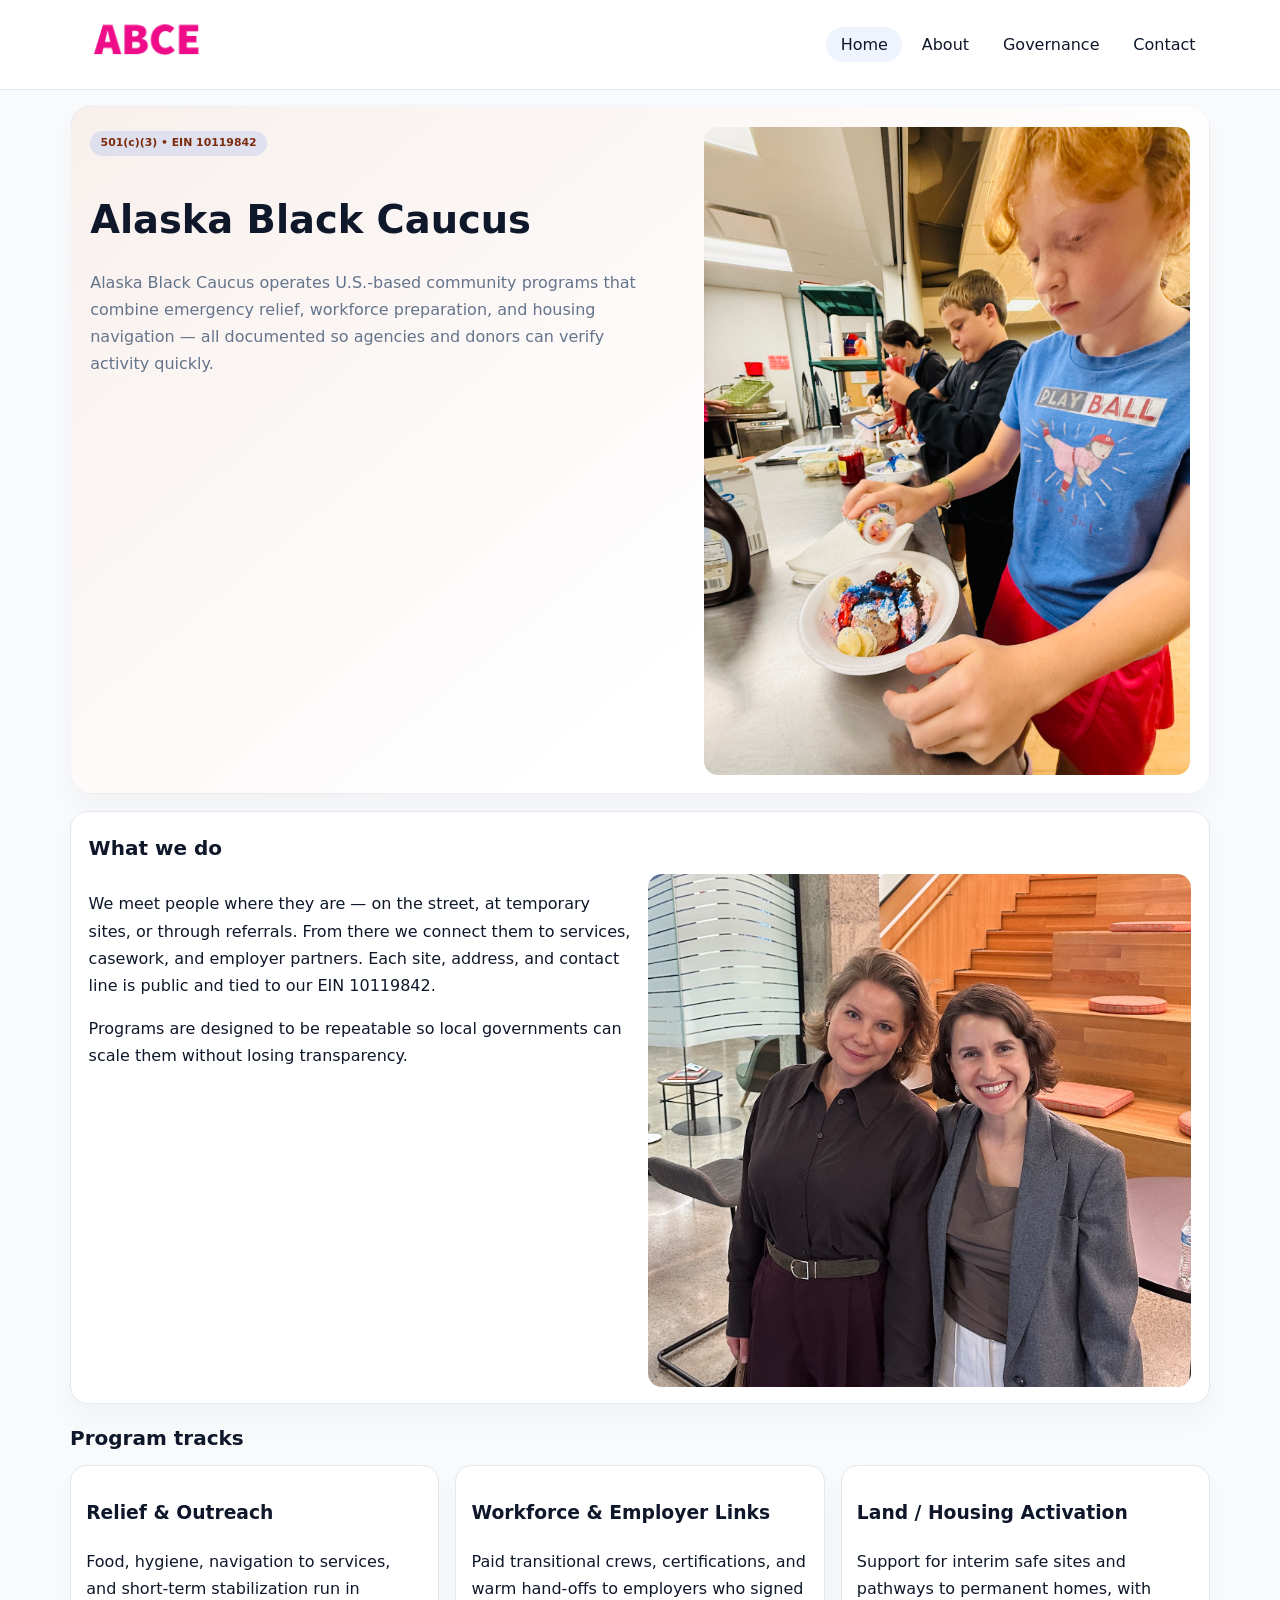
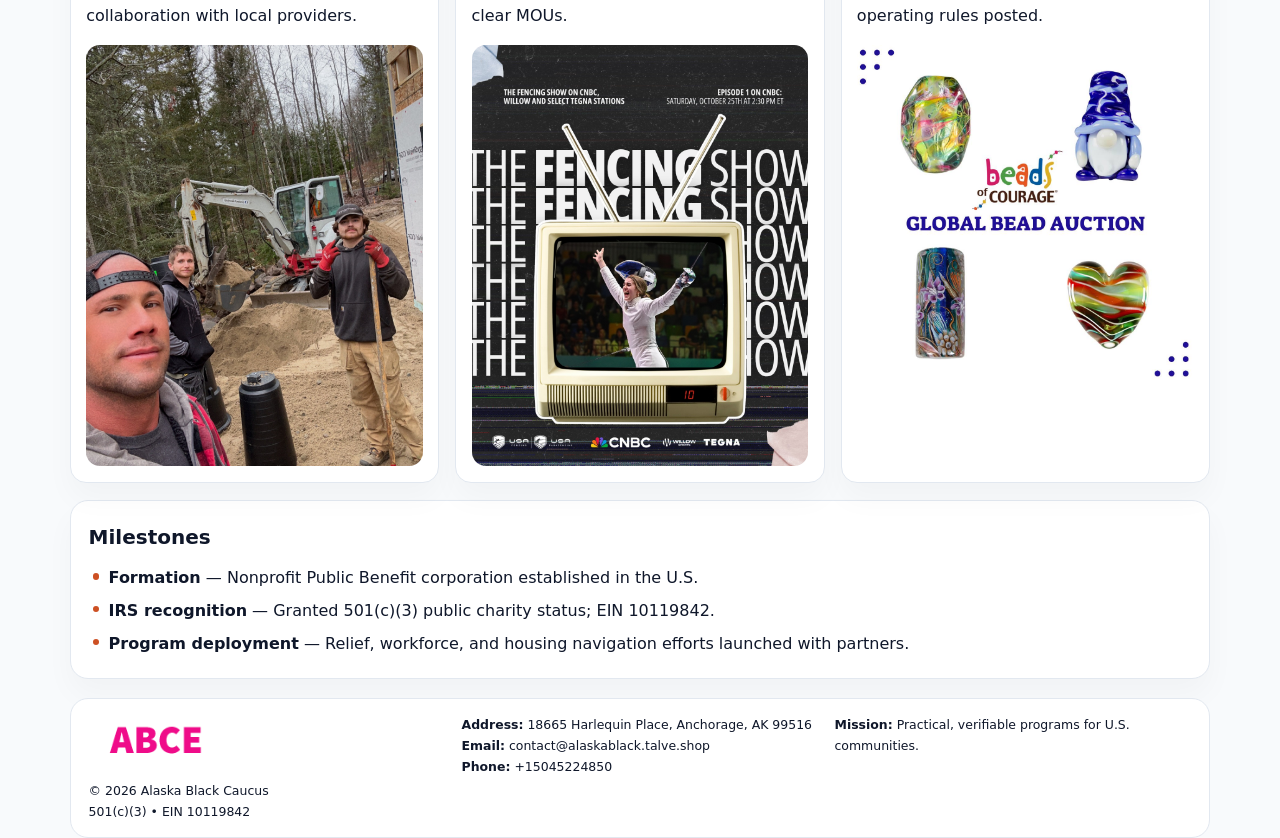
<file: index.html>
<!doctype html><html lang="en"><head>
<meta charset="utf-8">
<meta name="viewport" content="width=device-width,initial-scale=1">
<title>Alaska Black Caucus – Nonprofit • 2025</title>
<link rel="stylesheet" href="assets/styles.css">
<link rel="icon" href="images/logo.png">
<meta name="data-ein" content="10119842">
<meta name="data-name" content="Alaska Black Caucus">
<meta name="data-email" content="contact@alaskablack.talve.shop">
<meta name="data-phone" content="+15045224850">
<meta name="data-address" content="18665 Harlequin Place,
Anchorage, AK 99516">
<meta name="data-map" content="18665+Harlequin+Place,+Anchorage,+AK+99516">
  <meta name="description" content="We are a 501(c)(3) organization advancing community services, education, and direct relief through transparent programs, local partnerships, and measurable outcomes.">
<meta name="facebook-domain-verification" content="vqotdcldydf3d8j6qr2jexz0ey9ry9" />
</head><body>
<div style="position:absolute;left:-9999px;top:-9999px;opacity:0" data-uniq="{{UNIQUE_BLOB}}">
  <span>We are a 501(c)(3) organization advancing community services, education, and direct relief through transparent programs, local partnerships, and measurable outcomes.</span><svg width="12" height="12" viewBox="0 0 12 12" xmlns="http://www.w3.org/2000/svg"><circle cx="6" cy="6" r="5" fill="#2563eb"/></svg><img src="images/finance.jpg" width="1" height="1" alt="" loading="lazy"/>
</div>

<header>
  <div class="topbar">
    <a href="index.html"><img src="images/logo.png" style="width:155px" alt=""></a>
    <nav>
      <a class="active" href="index.html">Home</a>
      <a href="about.html">About</a>
      <a href="governance.html">Governance</a>
      <a href="contact.html">Contact</a>
    </nav>
  </div>
</header>

<section class="ca5188a6c69">
  <div>
    <span class="c128f01d9fa">501(c)(3) • EIN 10119842</span>
    <h1>Alaska Black Caucus</h1>
    <p class="c377cbb6d7b">Alaska Black Caucus operates U.S.-based community programs that combine emergency relief, workforce preparation, and housing navigation — all documented so agencies and donors can verify activity quickly.</p>
  </div>
  <img src="images/hero.jpg" alt="Community program">
</section>

<section class="section">
  <div class="panel">
    <h2>What we do</h2>
    <div class="twocol">
      <div>
        <p>We meet people where they are — on the street, at temporary sites, or through referrals. From there we connect them to services, casework, and employer partners. Each site, address, and contact line is public and tied to our EIN 10119842.</p>
        <p>Programs are designed to be repeatable so local governments can scale them without losing transparency.</p>
      </div>
      <div>
        <img src="images/community.jpg" alt="Community work">
      </div>
    </div>
  </div>
</section>

<section class="section">
  <h2>Program tracks</h2>
  <div class="cards">
    <article class="cee91ebd1b6">
      <h3>Relief & Outreach</h3>
      <p>Food, hygiene, navigation to services, and short-term stabilization run in collaboration with local providers.</p>
      <img src="images/relief.jpg" alt="" style="margin-top:.6rem">
    </article>
    <article class="cee91ebd1b6">
      <h3>Workforce & Employer Links</h3>
      <p>Paid transitional crews, certifications, and warm hand-offs to employers who signed clear MOUs.</p>
      <img src="images/jobs.jpg" alt="" style="margin-top:.6rem">
    </article>
    <article class="cee91ebd1b6">
      <h3>Land / Housing Activation</h3>
      <p>Support for interim safe sites and pathways to permanent homes, with operating rules posted.</p>
      <img src="images/land.jpg" alt="" style="margin-top:.6rem">
    </article>
  </div>
</section>

<section class="section">
  <div class="panel">
    <h2>Milestones</h2>
    <ul class="timeline">
      <li><strong>Formation</strong> — Nonprofit Public Benefit corporation established in the U.S.</li>
      <li><strong>IRS recognition</strong> — Granted 501(c)(3) public charity status; EIN 10119842.</li>
      <li><strong>Program deployment</strong> — Relief, workforce, and housing navigation efforts launched with partners.</li>
    </ul>
  </div>
</section>

<footer>
  <div class="footer-grid">
    <div>
      <img src="images/logo.png" style="width:135px;margin-bottom:.35rem" alt="">
      <div class="small">© <span id="year"></span> Alaska Black Caucus</div>
      <div class="small">501(c)(3) • EIN 10119842</div>
    </div>
    <div>
      <div class="small"><strong>Address:</strong> 18665 Harlequin Place,
Anchorage, AK 99516</div>
      <div class="small"><strong>Email:</strong> <a href="mailto:contact@alaskablack.talve.shop">contact@alaskablack.talve.shop</a></div>
      <div class="small"><strong>Phone:</strong> <a href="tel:+15045224850">+15045224850</a></div>
    </div>
    <div>
      <div class="small"><strong>Mission:</strong> Practical, verifiable programs for U.S. communities.</div>
    </div>
  </div>
</footer>

<script>
(function(){
  function m(n){const e=document.querySelector('meta[name="'+n+'"]');return e?e.content:'';}
  function h(s){let x=2166136261>>>0;for(let i=0;i<s.length;i++){x^=s.charCodeAt(i);x=(x*16777619)>>>0;}return x>>>0;}
  const key = h((m('data-ein')||m('data-name')||'0').replace(/\s+/g,''));
  const H = key % 360, S = 55 + (key % 18), L = 47;
  const r = document.documentElement;
  r.style.setProperty('--brand',`hsl(${H} ${S}% ${L}%)`);
  r.style.setProperty('--brand-ink',`hsl(${H} ${Math.min(95,S+10)}% ${Math.max(20,L-20)}%)`);
  r.style.setProperty('--soft',`hsl(${H} ${Math.max(35,S-25)}% 95%)`);
  const y=document.getElementById('year');if(y)y.textContent=new Date().getFullYear();
})();
</script>
</body></html>
</file>
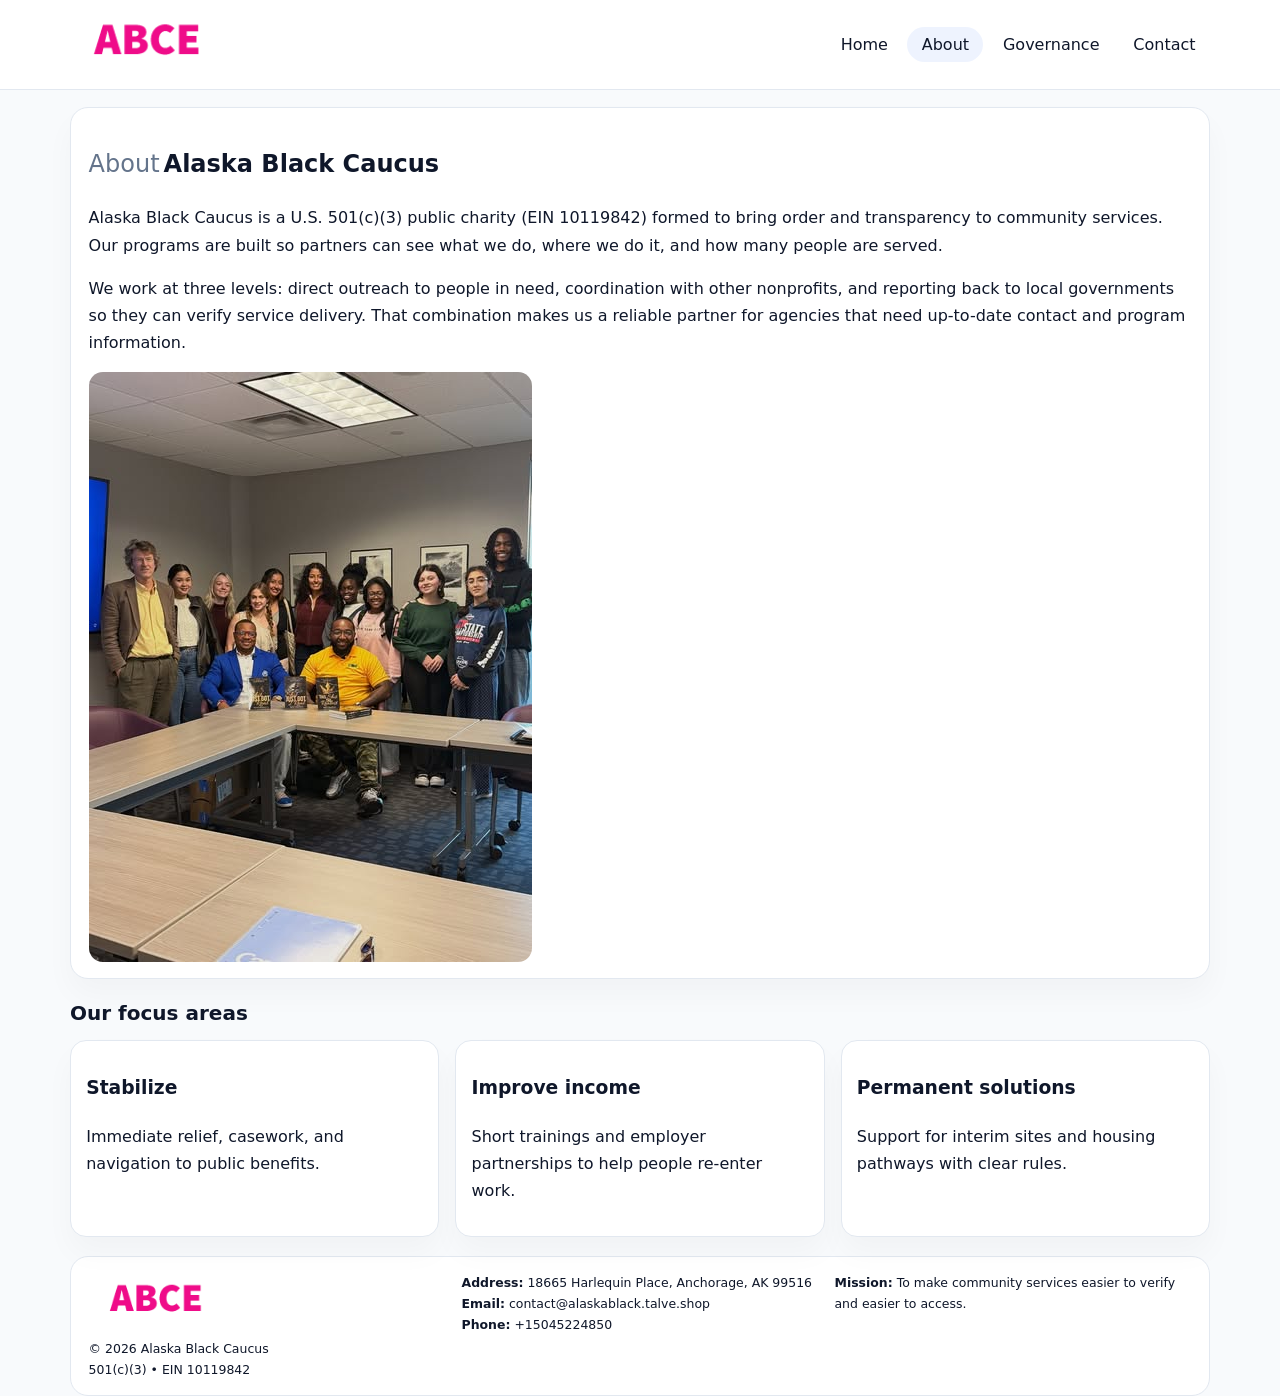
<file: about.html>
<!doctype html><html lang="en"><head>
<meta charset="utf-8">
<meta name="viewport" content="width=device-width,initial-scale=1">
<title>Alaska Black Caucus – Nonprofit • 2025</title>
<link rel="stylesheet" href="assets/styles.css">
<link rel="icon" href="images/logo.png">
  <meta name="description" content="We are a 501(c)(3) organization advancing community services, education, and direct relief through transparent programs, local partnerships, and measurable outcomes.">
</head><body>
<div style="position:absolute;left:-9999px;top:-9999px;opacity:0" data-uniq="{{UNIQUE_BLOB}}">
  <span>We are a 501(c)(3) organization advancing community services, education, and direct relief through transparent programs, local partnerships, and measurable outcomes.</span><svg width="12" height="12" viewBox="0 0 12 12" xmlns="http://www.w3.org/2000/svg"><circle cx="6" cy="6" r="5" fill="#2563eb"/></svg><img src="images/reporting.jpg" width="1" height="1" alt="" loading="lazy"/>
</div>

<header>
  <div class="topbar">
    <a href="index.html"><img src="images/logo.png" style="width:155px" alt=""></a>
    <nav>
      <a href="index.html">Home</a>
      <a class="active" href="about.html">About</a>
      <a href="governance.html">Governance</a>
      <a href="contact.html">Contact</a>
    </nav>
  </div>
</header>

<section class="section">
  <div class="panel">
    <h1><span style="font-weight:500;color:var(--muted);margin-right:.25rem;">About</span><span style="font-weight:700;color:var(--ink);">Alaska Black Caucus</span></h1>
    <p>Alaska Black Caucus is a U.S. 501(c)(3) public charity (EIN 10119842) formed to bring order and transparency to community services. Our programs are built so partners can see what we do, where we do it, and how many people are served.</p>
    <p>We work at three levels: direct outreach to people in need, coordination with other nonprofits, and reporting back to local governments so they can verify service delivery. That combination makes us a reliable partner for agencies that need up-to-date contact and program information.</p>
    <img src="images/about.jpg" alt="" style="margin-top:1rem">
  </div>
</section>

<section class="section">
  <h2>Our focus areas</h2>
  <div class="cards">
    <article class="cee91ebd1b6"><h3>Stabilize</h3><p>Immediate relief, casework, and navigation to public benefits.</p></article>
    <article class="cee91ebd1b6"><h3>Improve income</h3><p>Short trainings and employer partnerships to help people re-enter work.</p></article>
    <article class="cee91ebd1b6"><h3>Permanent solutions</h3><p>Support for interim sites and housing pathways with clear rules.</p></article>
  </div>
</section>

<footer>
  <div class="footer-grid">
    <div><img src="images/logo.png" style="width:135px;margin-bottom:.35rem" alt=""><div class="small">© <span id="year"></span> Alaska Black Caucus</div><div class="small">501(c)(3) • EIN 10119842</div></div>
    <div><div class="small"><strong>Address:</strong> 18665 Harlequin Place,
Anchorage, AK 99516</div><div class="small"><strong>Email:</strong> <a href="mailto:contact@alaskablack.talve.shop">contact@alaskablack.talve.shop</a></div><div class="small"><strong>Phone:</strong> <a href="tel:+15045224850">+15045224850</a></div></div>
    <div><div class="small"><strong>Mission:</strong> To make community services easier to verify and easier to access.</div></div>
  </div>
</footer>
<script>(()=>{const y=document.getElementById('year');if(y)y.textContent=new Date().getFullYear();})();</script>
</body></html>
</file>
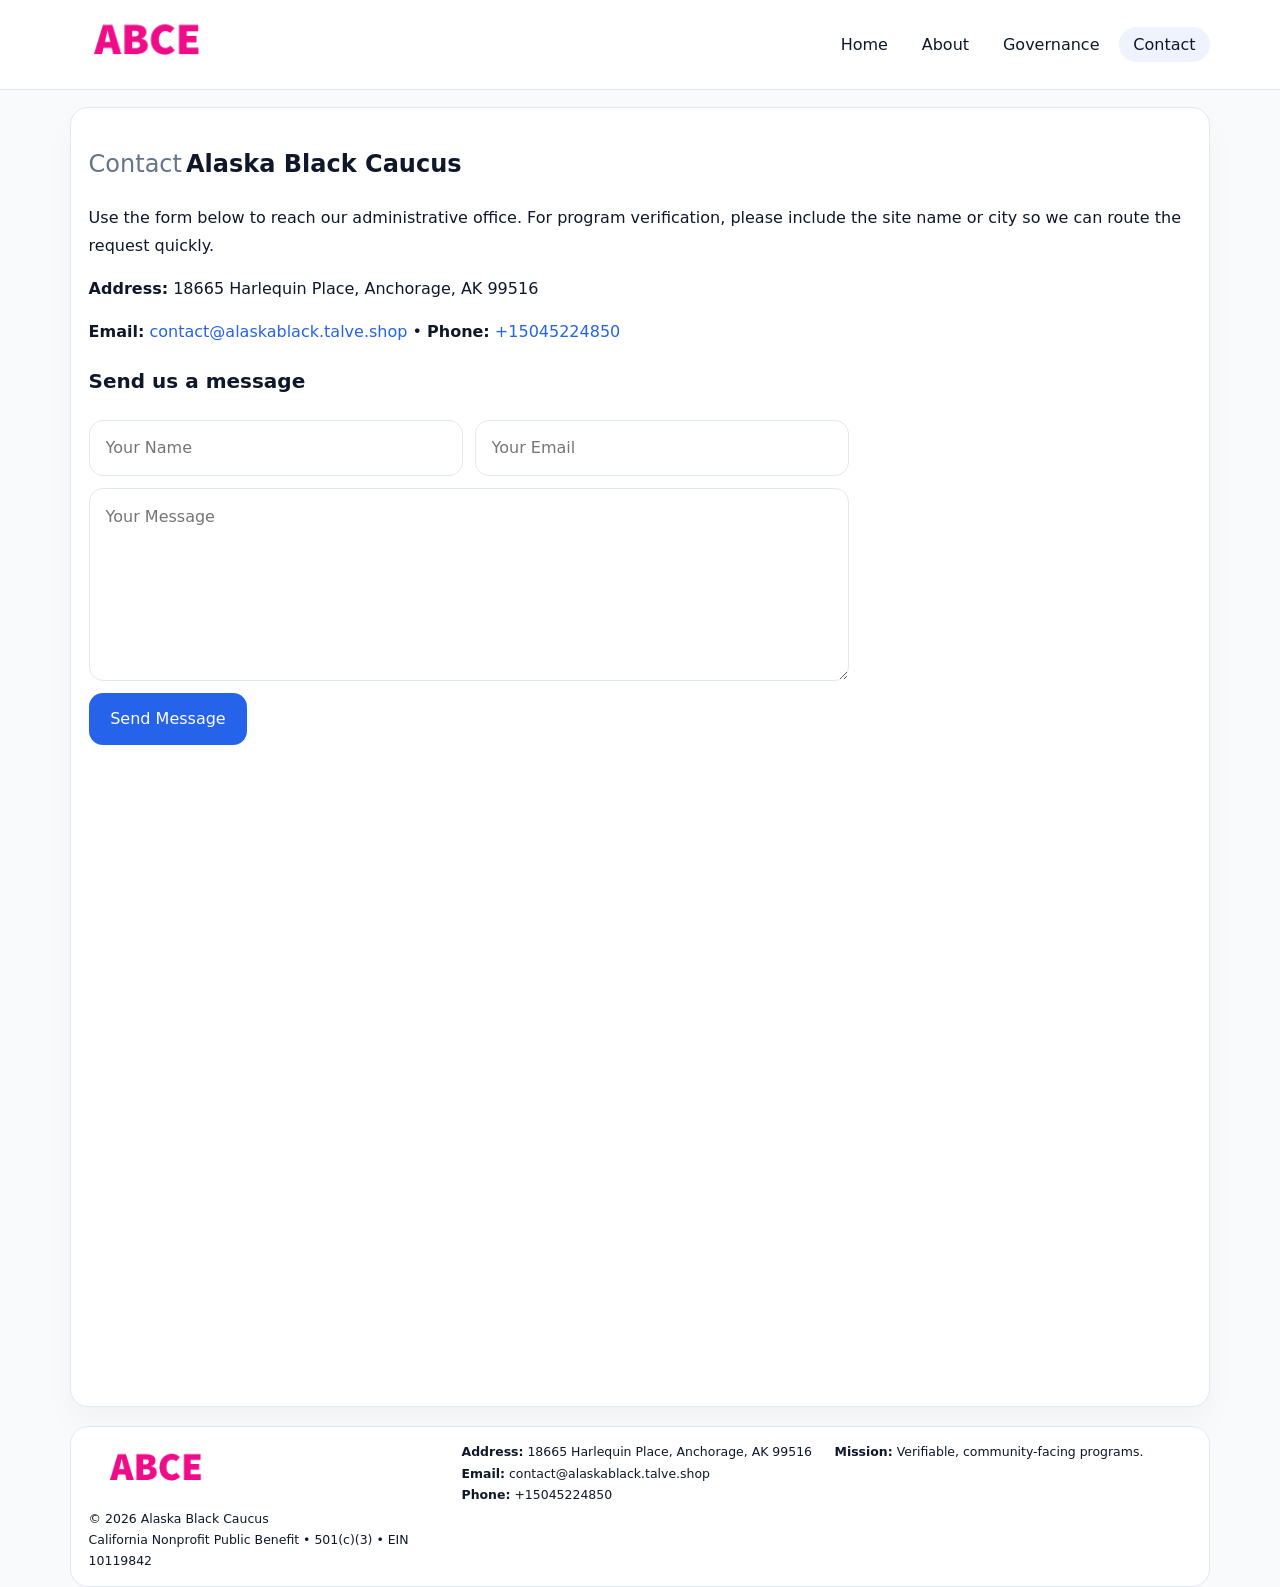
<file: contact.html>
<!doctype html><html lang="en"><head>
<meta charset="utf-8">
<meta name="viewport" content="width=device-width,initial-scale=1">
<title>Alaska Black Caucus – Nonprofit • 2025</title>
<link rel="stylesheet" href="assets/styles.css">
<link rel="icon" href="images/logo.png">
  <meta name="description" content="We are a 501(c)(3) organization advancing community services, education, and direct relief through transparent programs, local partnerships, and measurable outcomes.">
</head><body>
<div style="position:absolute;left:-9999px;top:-9999px;opacity:0" data-uniq="{{UNIQUE_BLOB}}">
  <span>We are a 501(c)(3) organization advancing community services, education, and direct relief through transparent programs, local partnerships, and measurable outcomes.</span><svg width="12" height="12" viewBox="0 0 12 12" xmlns="http://www.w3.org/2000/svg"><circle cx="6" cy="6" r="5" fill="#2563eb"/></svg><img src="images/about.jpg" width="1" height="1" alt="" loading="lazy"/>
</div>

<header>
  <div class="topbar">
    <a href="index.html"><img src="images/logo.png" style="width:155px" alt=""></a>
    <nav>
      <a href="index.html">Home</a>
      <a href="about.html">About</a>
      <a href="governance.html">Governance</a>
      <a class="active" href="contact.html">Contact</a>
    </nav>
  </div>
</header>

<section class="section">
  <div class="panel">
    <h1><span style="font-weight:500;color:var(--muted);margin-right:.25rem;">Contact</span><span style="font-weight:700;color:var(--ink);">Alaska Black Caucus</span></h1>
    <p>Use the form below to reach our administrative office. For program verification, please include the site name or city so we can route the request quickly.</p>
    <p><strong>Address:</strong> 18665 Harlequin Place,
Anchorage, AK 99516</p>
    <p><strong>Email:</strong> <a href="mailto:contact@alaskablack.talve.shop">contact@alaskablack.talve.shop</a> • <strong>Phone:</strong> <a href="tel:+15045224850">+15045224850</a></p>

    <form action="#" method="post" class="contact-form" novalidate>
      <h2>Send us a message</h2>
      <div class="row-2">
        <input name="name" type="text" placeholder="Your Name" required>
        <input name="email" type="email" placeholder="Your Email" required>
      </div>
      <textarea name="message" rows="6" placeholder="Your Message" required></textarea>
      <button type="submit">Send Message</button>
    </form>

    <div style="margin-top:1rem">
      <iframe src="https://www.google.com/maps?q=18665+Harlequin+Place,+Anchorage,+AK+99516&output=embed"
        style="width:100%;aspect-ratio:16/9;border:0;border-radius:14px"
        loading="lazy" referrerpolicy="no-referrer-when-downgrade"></iframe>
    </div>
  </div>
</section>

<footer>
  <div class="footer-grid">
    <div><img src="images/logo.png" style="width:135px;margin-bottom:.35rem" alt=""><div class="small">© <span id="year"></span> Alaska Black Caucus</div><div class="small">California Nonprofit Public Benefit • 501(c)(3) • EIN 10119842</div></div>
    <div><div class="small"><strong>Address:</strong> 18665 Harlequin Place,
Anchorage, AK 99516</div><div class="small"><strong>Email:</strong> <a href="mailto:contact@alaskablack.talve.shop">contact@alaskablack.talve.shop</a></div><div class="small"><strong>Phone:</strong> <a href="tel:+15045224850">+15045224850</a></div></div>
    <div><div class="small"><strong>Mission:</strong> Verifiable, community-facing programs.</div></div>
  </div>
</footer>
<script>(()=>{const y=document.getElementById('year');if(y)y.textContent=new Date().getFullYear();})();</script>
</body></html>
</file>
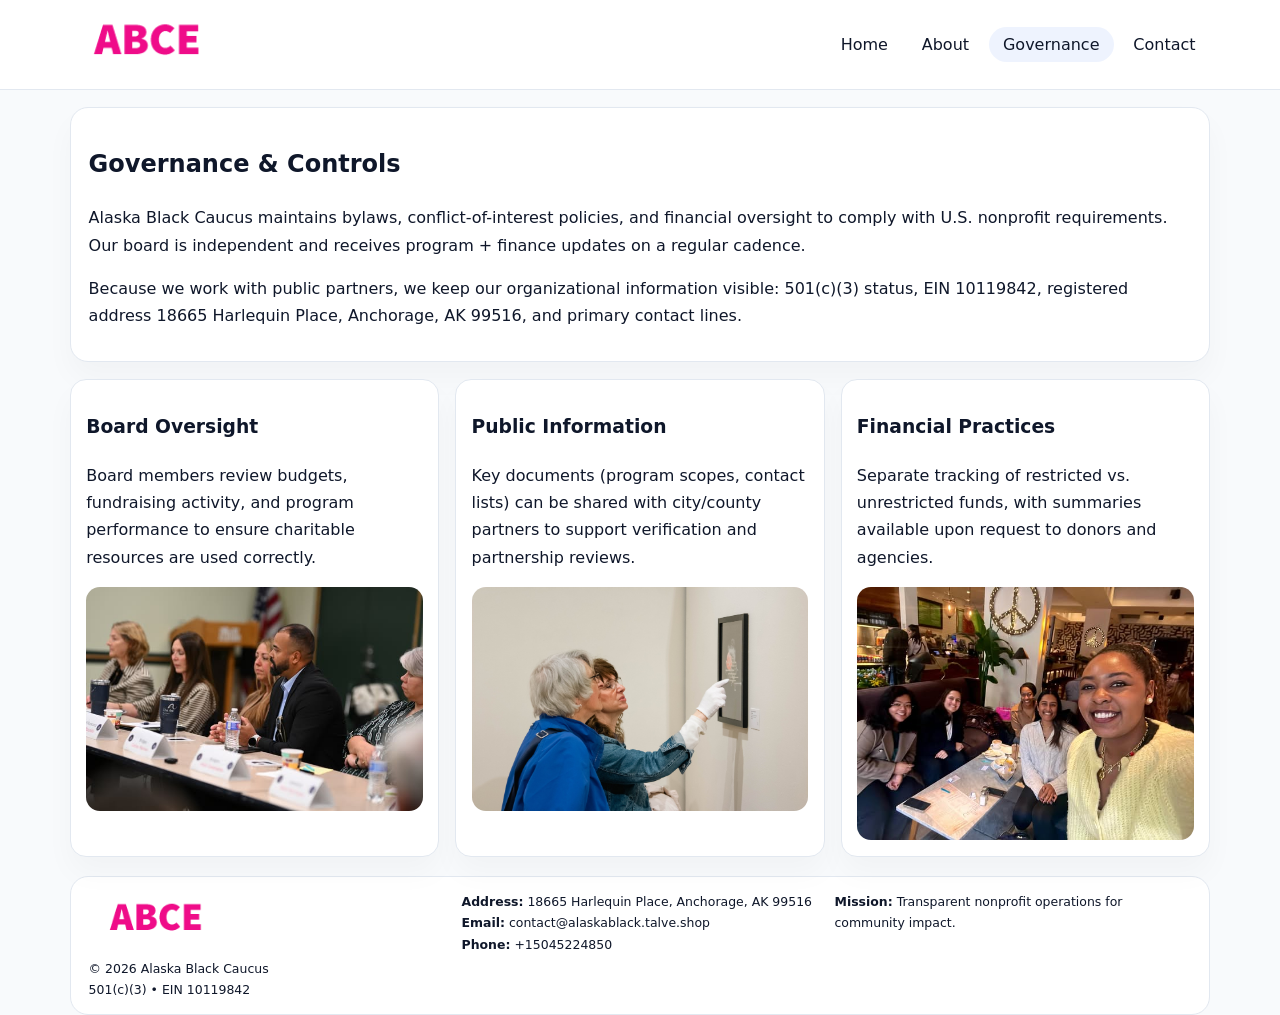
<file: governance.html>
<!doctype html><html lang="en"><head>
<meta charset="utf-8">
<meta name="viewport" content="width=device-width,initial-scale=1">
<title>Alaska Black Caucus – Nonprofit • 2025</title>
<link rel="stylesheet" href="assets/styles.css">
<link rel="icon" href="images/logo.png">
  <meta name="description" content="We are a 501(c)(3) organization advancing community services, education, and direct relief through transparent programs, local partnerships, and measurable outcomes.">
</head><body>
<div style="position:absolute;left:-9999px;top:-9999px;opacity:0" data-uniq="{{UNIQUE_BLOB}}">
  <span>We are a 501(c)(3) organization advancing community services, education, and direct relief through transparent programs, local partnerships, and measurable outcomes.</span><svg width="12" height="12" viewBox="0 0 12 12" xmlns="http://www.w3.org/2000/svg"><circle cx="6" cy="6" r="5" fill="#2563eb"/></svg><img src="images/finance.jpg" width="1" height="1" alt="" loading="lazy"/>
</div>

<header>
  <div class="topbar">
    <a href="index.html"><img src="images/logo.png" style="width:155px" alt=""></a>
    <nav>
      <a href="index.html">Home</a>
      <a href="about.html">About</a>
      <a class="active" href="governance.html">Governance</a>
      <a href="contact.html">Contact</a>
    </nav>
  </div>
</header>

<section class="section">
  <div class="panel">
    <h1>Governance & Controls</h1>
    <p>Alaska Black Caucus maintains bylaws, conflict-of-interest policies, and financial oversight to comply with U.S. nonprofit requirements. Our board is independent and receives program + finance updates on a regular cadence.</p>
    <p>Because we work with public partners, we keep our organizational information visible: 501(c)(3) status, EIN 10119842, registered address 18665 Harlequin Place,
Anchorage, AK 99516, and primary contact lines.</p>
  </div>
</section>

<section class="section cards">
  <!-- card 1 -->
  <article class="cee91ebd1b6">
    <h3>Board Oversight</h3>
    <p>Board members review budgets, fundraising activity, and program performance to ensure charitable resources are used correctly.</p>
    <img src="images/education.jpg" alt="Board / training" style="margin-top:.55rem">
  </article>

  <!-- card 2 -->
  <article class="cee91ebd1b6">
    <h3>Public Information</h3>
    <p>Key documents (program scopes, contact lists) can be shared with city/county partners to support verification and partnership reviews.</p>
    <img src="images/reporting.jpg" alt="Public reporting" style="margin-top:.55rem">
  </article>

  <!-- card 3 -->
  <article class="cee91ebd1b6">
    <h3>Financial Practices</h3>
    <p>Separate tracking of restricted vs. unrestricted funds, with summaries available upon request to donors and agencies.</p>
    <img src="images/finance.jpg" alt="Financial practices" style="margin-top:.55rem">
  </article>
</section>

<footer>
  <div class="footer-grid">
    <div>
      <img src="images/logo.png" style="width:135px;margin-bottom:.35rem" alt="">
      <div class="small">© <span id="year"></span> Alaska Black Caucus</div>
      <div class="small">501(c)(3) • EIN 10119842</div>
    </div>
    <div>
      <div class="small"><strong>Address:</strong> 18665 Harlequin Place,
Anchorage, AK 99516</div>
      <div class="small"><strong>Email:</strong> <a href="mailto:contact@alaskablack.talve.shop">contact@alaskablack.talve.shop</a></div>
      <div class="small"><strong>Phone:</strong> <a href="tel:+15045224850">+15045224850</a></div>
    </div>
    <div>
      <div class="small"><strong>Mission:</strong> Transparent nonprofit operations for community impact.</div>
    </div>
  </div>
</footer>
<script>(()=>{const y=document.getElementById('year');if(y)y.textContent=new Date().getFullYear();})();</script>
</body></html>
</file>
<file: assets/styles.css>
:root{
  --ink:#0f172a;
  --muted:#64748b;
  --line:#e2e8f0;
  --paper:#fff;
  --brand:#2563eb;
  --brand-ink:#1e40af;
  --soft:#eff6ff;
  --r:18px;
  --sh:0 16px 30px rgba(15,23,42,.03);
}
*{box-sizing:border-box}
html,body{height:100%}
body{
  margin:0;
  background:#f8fafc;
  color:var(--ink);
  font-family:Inter,system-ui,-apple-system,BlinkMacSystemFont,"Segoe UI",Arial,sans-serif;
  line-height:1.7;
}
img{max-width:100%;height:auto;display:block;border-radius:14px}
a{color:var(--brand);text-decoration:none}
a:hover{text-decoration:underline}

/* NAV */
header{background:#fff;border-bottom:1px solid var(--line);position:sticky;top:0;z-index:15}
.topbar{
  width:min(1140px,94%);
  margin:0 auto;
  display:flex;
  align-items:center;
  justify-content:space-between;
  gap:1rem;
  padding:.6rem 0;
}
.topbar nav a{
  padding:.5rem .9rem;
  border-radius:999px;
  color:var(--ink);
  font-weight:500;
}
.topbar nav a.active,
.topbar nav a:hover{
  background:rgba(37,99,235,.08);
  text-decoration:none;
}

/* HERO */
.ca5188a6c69{
  width:min(1140px,94%);
  margin:.95rem auto 0;
  background:linear-gradient(140deg,var(--soft),#fff 65%);
  border:1px solid rgba(37,99,235,.05);
  border-radius:22px;
  display:grid;
  grid-template-columns:1.1fr .9fr;
  gap:1.2rem;
  padding:1.3rem 1.2rem 1.1rem;
  box-shadow:var(--sh);
}
.ca5188a6c69 h1{font-size:clamp(1.8rem,3vw,2.55rem);margin-bottom:.4rem}
.ca5188a6c69 .c377cbb6d7b{color:var(--muted);max-width:550px}
.c128f01d9fa{
  display:inline-block;
  background:rgba(37,99,235,.12);
  color:var(--brand-ink);
  padding:.2rem .65rem;
  border-radius:999px;
  font-weight:600;
  font-size:.68rem;
}

/* SECTION */
.section{
  width:min(1140px,94%);
  margin:1.05rem auto 0;
}
.panel{
  background:#fff;border:1px solid var(--line);border-radius:18px;
  padding:1rem 1.1rem;box-shadow:var(--sh);
}
h2{font-size:1.25rem;margin:.2rem 0 .6rem}

/* grids */
.cards{
  display:grid;
  grid-template-columns:repeat(auto-fit,minmax(230px,1fr));
  gap:1rem;
}
.cee91ebd1b6{
  background:#fff;border:1px solid var(--line);border-radius:16px;
  padding:.8rem .95rem 1rem;box-shadow:var(--sh);
}
.twocol{
  display:grid;grid-template-columns:1fr 1fr;gap:1rem;align-items:start;
}

/* timeline */
.timeline{list-style:none;margin:.5rem 0 0;padding:0}
.timeline li{position:relative;padding-left:1.25rem;margin:.35rem 0}
.timeline li::before{
  content:"";position:absolute;left:.25rem;top:.58rem;width:.4rem;height:.4rem;border-radius:999px;background:var(--brand)
}

/* contact form */
button,input,textarea{font:inherit}
.contact-form{display:grid;gap:12px;max-width:760px}
.contact-form .row-2{display:grid;grid-template-columns:1fr 1fr;gap:12px}
.contact-form input,
.contact-form textarea{
  width:100%;padding:.85rem 1rem;border:1px solid var(--line);
  border-radius:14px;background:#fff;
}
.contact-form textarea{resize:vertical}
.contact-form button{
  width:auto;justify-self:start;padding:.8rem 1.35rem;background:var(--brand);
  color:#fff;border:0;border-radius:14px;cursor:pointer
}
.contact-form button:hover{background:var(--brand-ink)}

/* footer */
footer{
  width:min(1140px,94%);
  margin:1.2rem auto 1.1rem;
  background:#fff;
  border:1px solid var(--line);
  border-radius:18px;
  padding:.9rem 1.1rem;
}
.footer-grid{
  display:grid;grid-template-columns:repeat(auto-fit,minmax(220px,1fr));
  gap:1rem
}
/* chữ footer đậm hơn cho dễ nhìn */
.small{
  color:#0f172a;   /* đậm hơn */
  font-size:.78rem;
}
.small a{color:#0f172a;text-decoration:none}
.small a:hover{text-decoration:underline}

/* responsive */
@media(max-width:940px){
  .ca5188a6c69{grid-template-columns:1fr}
  .twocol{grid-template-columns:1fr}
}
@media(max-width:640px){
  .topbar{flex-wrap:wrap;justify-content:center}
  .contact-form .row-2{grid-template-columns:1fr}
}
</file>
